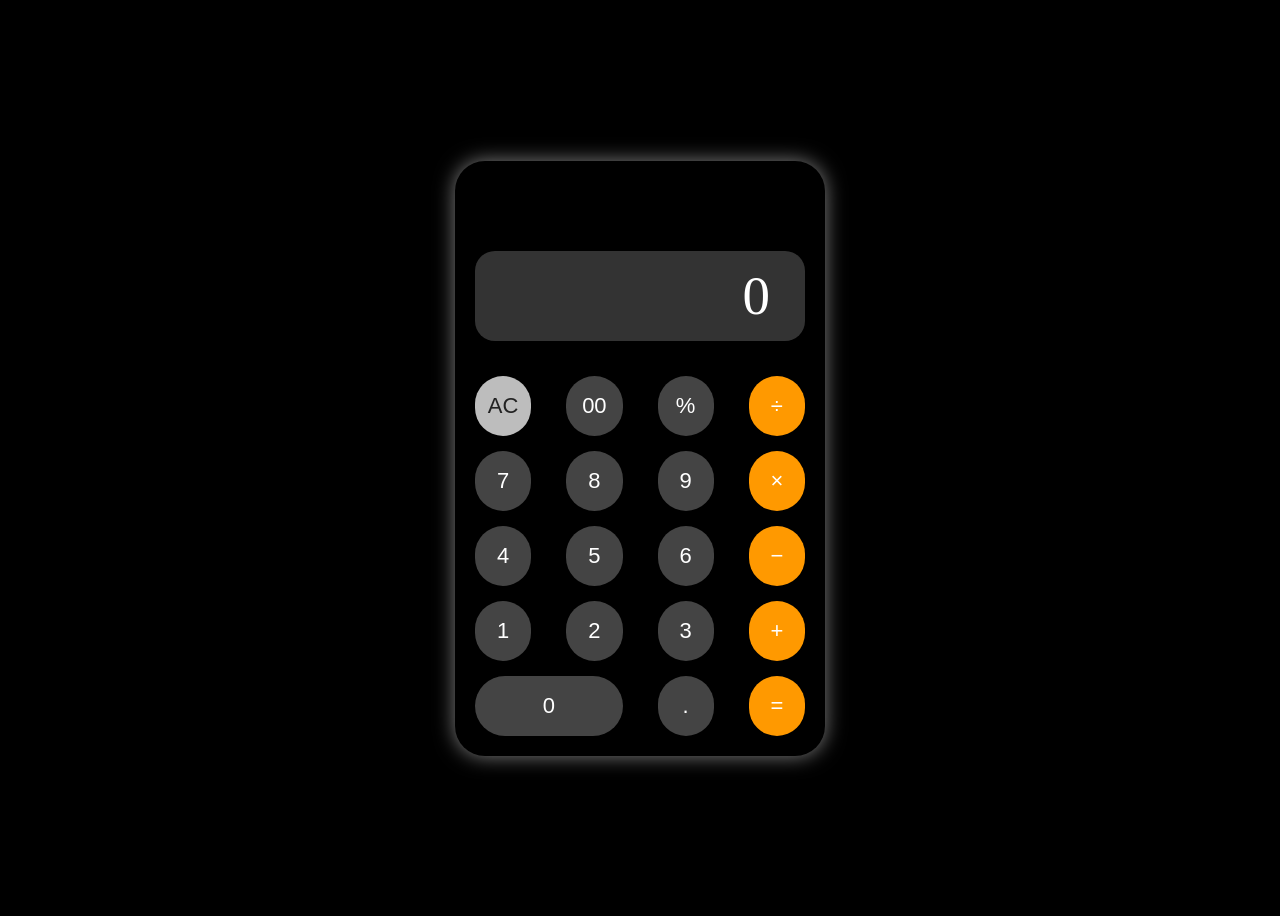
<file: index.html>
<!DOCTYPE html>
<html>
<head>
    <title>Modern Web Calculator</title>
    <link rel="stylesheet" href="style.css">
</head>

<body>

<div class="calculator">

    <div class="display">0</div>

    <div class="buttons">

        <button class="light">AC</button>
        <button>00</button>
        <button>%</button>
        <button class="symbol">&divide;</button>

        <button>7</button>
        <button>8</button>
        <button>9</button>
        <button class="symbol">&times;</button>

        <button>4</button>
        <button>5</button>
        <button>6</button>
        <button class="symbol">&minus;</button>

        <button>1</button>
        <button>2</button>
        <button>3</button>
        <button class="symbol">&plus;</button>

        <button class="zero">0</button>
        <button>.</button>
        <button class="symbol">=</button>
    </div>
</div>

</body>
</html>
</file>
<file: style.css>
body{
    background:black;
    height:100vh;
    display:flex;
    justify-content:center;
    align-items:center;
    font-family:Arial, Helvetica, sans-serif;
}

.calculator{
    background:black;
    width:330px;
    padding:90px 20px 20px;
    border-radius:30px;
    box-shadow:0 0 20px grey;
}

.display{
    background: #333333;
    height:90px;
    border-radius:20px;
    color:white;
    font-size:55px;
    display:flex;
    font-family:"Times New Roman", serif;
    justify-content:flex-end;
    align-items:center;
    padding-right:35px;
    margin-bottom:35px;
}

.buttons{
    display:grid;
    grid-template-columns:repeat(4, 1fr);
    column-gap:35px;
    row-gap:15px;
}

button{
    height:60px;
    border:none;
    border-radius:50px;
    background:#444444;
    color:white;
    font-size:22px; 
    font-family:Arial, sans-serif;
}

.light{
    background:#bdbdbd;
    color:#222;
}

.symbol{
    background:#ff9900;
}

.zero{
    grid-column:span 2;
    border-radius:50px;
}
</file>
<file: 2026-B291-11990/style.css>
body{
    background:black;
    height:100vh;
    display:flex;
    justify-content:center;
    align-items:center;
    font-family:Arial, Helvetica, sans-serif;
}

.calculator{
    background:black;
    width:330px;
    padding:90px 20px 20px;
    border-radius:30px;
    box-shadow:0 0 20px grey;
}

.display{
    background: #333333;
    height:90px;
    border-radius:20px;
    color:white;
    font-size:55px;
    display:flex;
    font-family:"Times New Roman", serif;
    justify-content:flex-end;
    align-items:center;
    padding-right:35px;
    margin-bottom:35px;
}

.buttons{
    display:grid;
    grid-template-columns:repeat(4, 1fr);
    column-gap:35px;
    row-gap:15px;
}

button{
    height:60px;
    border:none;
    border-radius:50px;
    background:#444444;
    color:white;
    font-size:22px; 
    font-family:Arial, sans-serif;
}

.light{
    background:#bdbdbd;
    color:#222;
}

.symbol{
    background:#ff9900;
}

.zero{
    grid-column:span 2;
    border-radius:50px;
}
</file>
